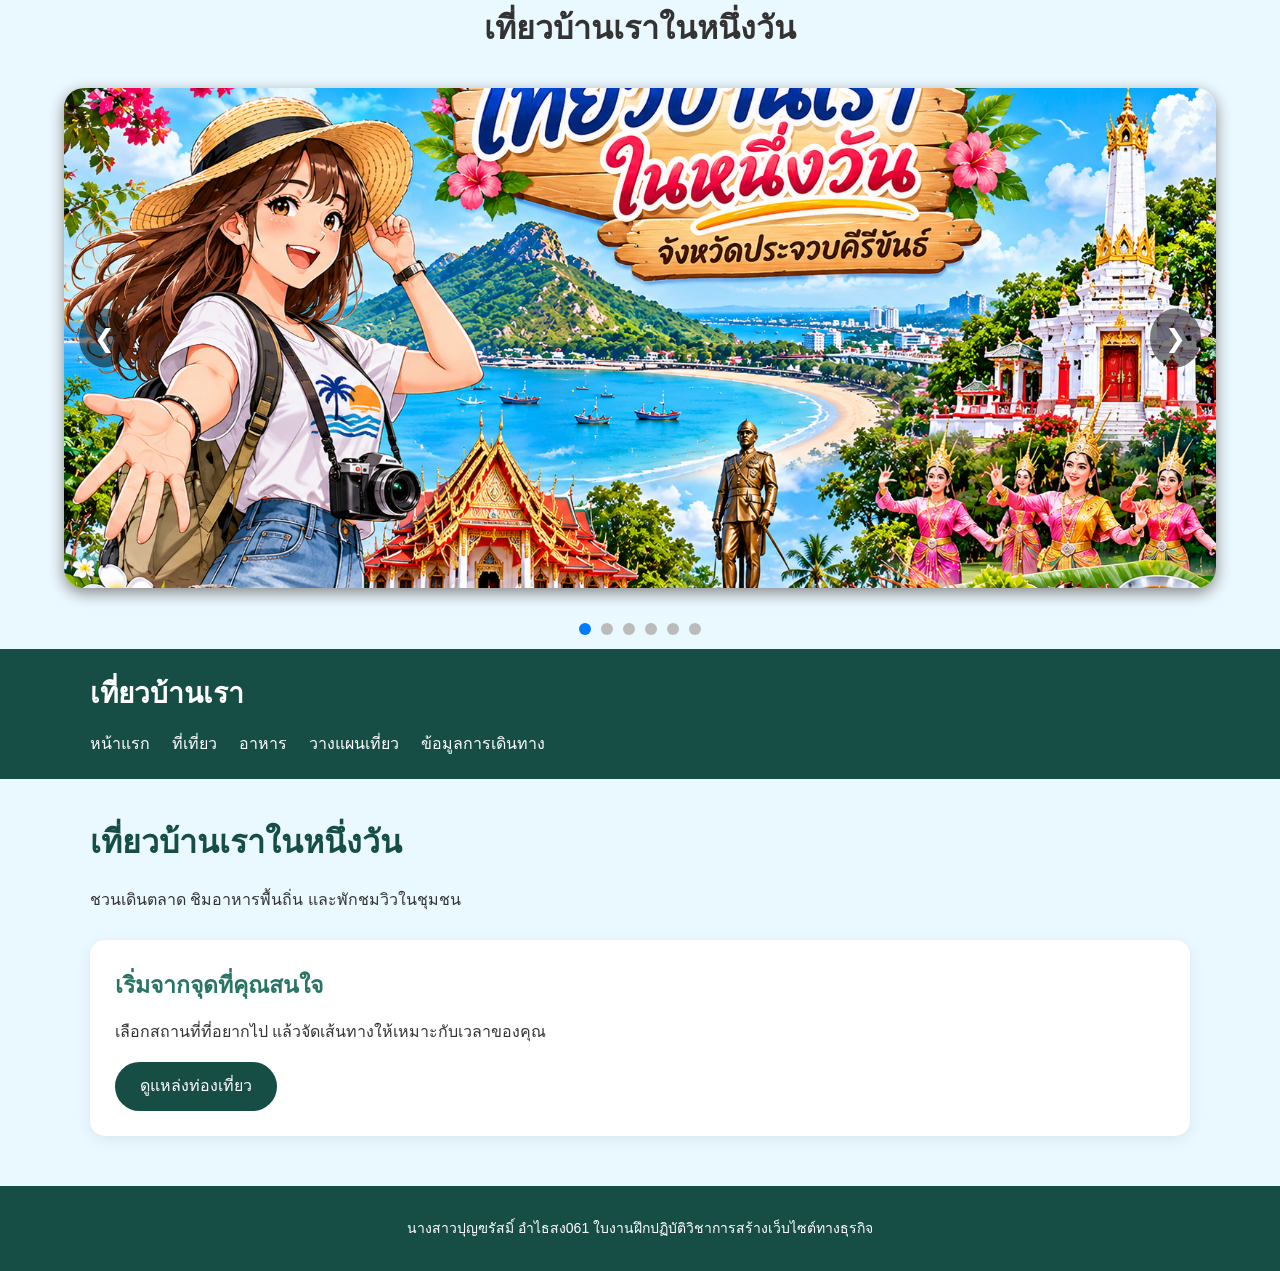
<file: index.html>
<!DOCTYPE html>
<html lang="th">
<head>

    <meta charset="utf-8">
    <meta name="viewport" content="width=device-width, initial-scale=1">

    <title>หน้าแรก | เที่ยวบ้านเรา</title>

    <link rel="stylesheet" href="style.css">

</head>

<!DOCTYPE html>
<html lang="th">
<head>
<meta charset="UTF-8">
<meta name="viewport" content="width=device-width, initial-scale=1.0">
<title>เที่ยวบ้านเรา</title>

<style>
    body {
        margin: 0;
        padding: 0;
        background-color: #eaf8ff;
        font-family: sans-serif;
    }

    .slider {
        width: 90%;
        max-width: 1200px;
        height: 500px;
        margin: 30px auto;
        position: relative;
        overflow: hidden;
        border-radius: 20px;
        box-shadow: 0 5px 15px #888;
    }

    .slides {
        display: flex;
        width: 100%;
        height: 100%;
        transition: transform 0.6s ease;
    }

    .slides img {
        width: 100%;
        height: 100%;
        flex-shrink: 0;
        object-fit: cover;
    }

    .prev, .next {
        position: absolute;
        top: 50%;
        transform: translateY(-50%);
        background: rgba(0,0,0,0.5);
        color: white;
        border: none;
        padding: 15px;
        font-size: 25px;
        cursor: pointer;
        border-radius: 50%;
    }

    .prev {
        left: 15px;
    }

    .next {
        right: 15px;
    }

    .dots {
        text-align: center;
        margin-top: 15px;
    }

    .dot {
        display: inline-block;
        width: 12px;
        height: 12px;
        margin: 5px;
        background: #bbb;
        border-radius: 50%;
        cursor: pointer;
    }

    .dot.active {
        background: #007bff;
    }
</style>
</head>

<body>

<h1 style="text-align:center;">
    เที่ยวบ้านเราในหนึ่งวัน
</h1>

<div class="slider">

    <div class="slides" id="slides">
        <img src="images/pic1.png" alt="ภาพแนะนำการท่องเที่ยว">
        <img src="images/Kaow.jpg" alt="เขาช่องกระจก">
        <img src="images/lukmuang.jpg" alt="ศาลหลักเมือง">
        <img src="images/aomanow.jpg" alt="อ่าวมะนาว">
        <img src="images/KLM.jpg" alt="แหล่งท่องเที่ยว">
        <img src="images/sapanpla.jpg"=alt"ถนนคนเดิน>
    </div>

    <button class="prev" onclick="moveSlide(-1)">❮</button>
    <button class="next" onclick="moveSlide(1)">❯</button>

</div>

<div class="dots" id="dots"></div>

<script>
    let currentSlide = 0;

    const slides = document.getElementById("slides");
    const totalSlides = slides.children.length;
    const dots = document.getElementById("dots");

    // สร้างจุดบอกตำแหน่งภาพ
    for (let i = 0; i < totalSlides; i++) {
        let dot = document.createElement("span");
        dot.className = "dot";
        dot.onclick = function() {
            showSlide(i);
        };
        dots.appendChild(dot);
    }

    function showSlide(index) {
        currentSlide = (index + totalSlides) % totalSlides;

        slides.style.transform =
            "translateX(-" + (currentSlide * 100) + "%)";

        document.querySelectorAll(".dot").forEach((dot, i) => {
            dot.classList.toggle("active", i === currentSlide);
        });
    }

    function moveSlide(step) {
        showSlide(currentSlide + step);
    }

    // เลื่อนภาพอัตโนมัติทุก 4 วินาที
    setInterval(function() {
        moveSlide(1);
    }, 4000);

    showSlide(0);
</script>

</body>
</html>

<body>

<header>

    <p class="site-name">เที่ยวบ้านเรา</p>

    <nav aria-label="เมนูหลัก">

        <ul>
            <li><a href="index.html">หน้าแรก</a></li>
            <li><a href="places.html">ที่เที่ยว</a></li>
            <li><a href="food.html">อาหาร</a></li>
            <li><a href="plan.html">วางแผนเที่ยว</a></li>
            <li><a href="travel.html">ข้อมูลการเดินทาง</a></li>
        </ul>

    </nav>

</header>

<main>

    <h1>เที่ยวบ้านเราในหนึ่งวัน</h1>

    <p>ชวนเดินตลาด ชิมอาหารพื้นถิ่น และพักชมวิวในชุมชน</p>

    <section class="card">

        <h2>เริ่มจากจุดที่คุณสนใจ</h2>

        <p>เลือกสถานที่ที่อยากไป แล้วจัดเส้นทางให้เหมาะกับเวลาของคุณ</p>

        <a class="button" href="places.html">ดูแหล่งท่องเที่ยว</a>

    </section>

</main>

<footer>

    <p>นางสาวปุญฃรัสมิ์ อำไธสง061 ใบงานฝึกปฏิบัติวิชาการสร้างเว็บไซต์ทางธุรกิจ</p>

</footer>

</body>
</html>
</file>
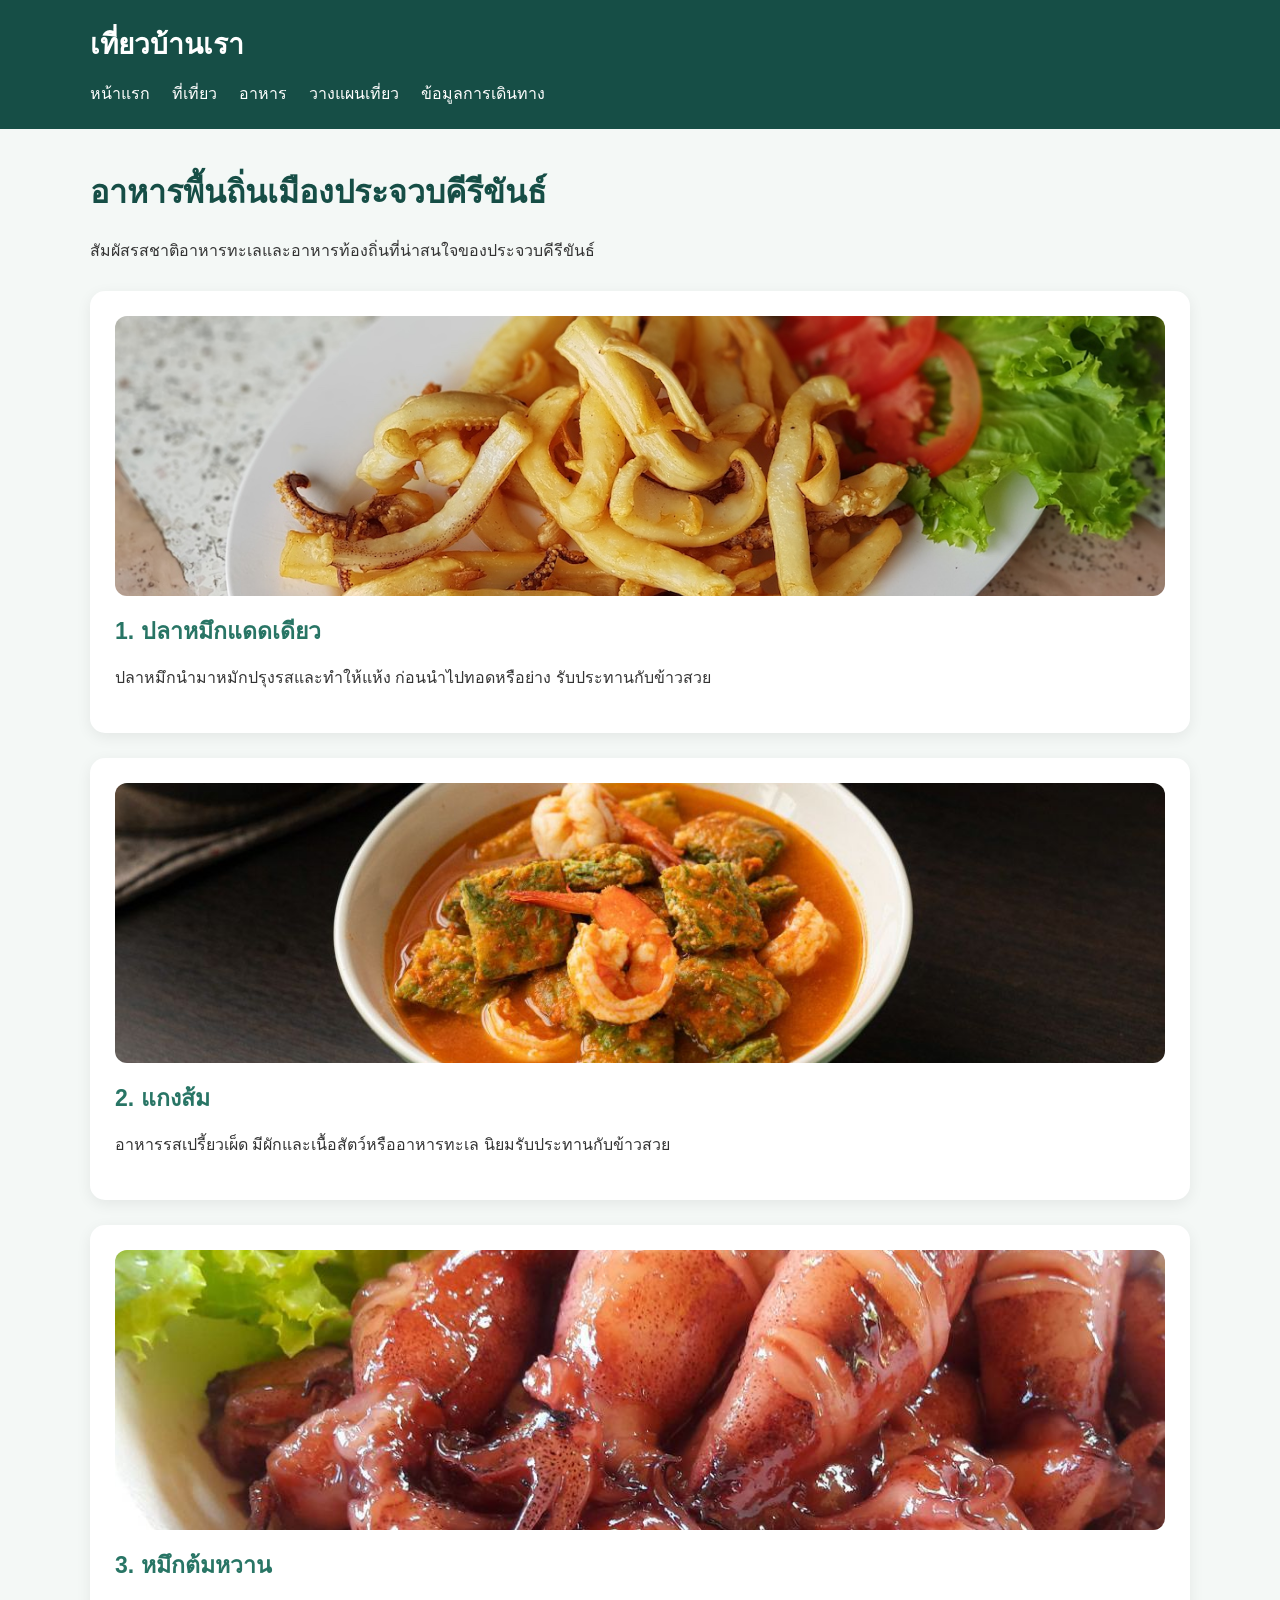
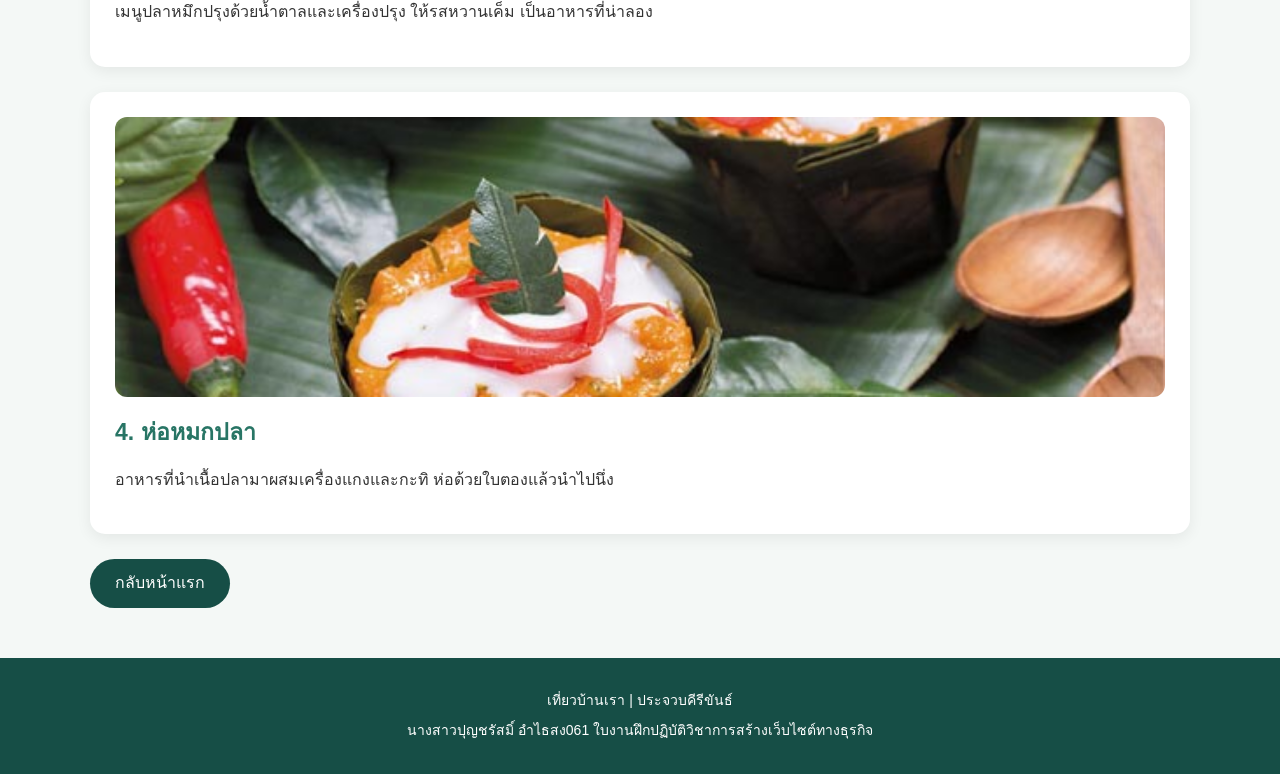
<file: food.html>
<!DOCTYPE html>
<html lang="th">
<head>
<meta charset="utf-8">
<meta name="viewport" content="width=device-width, initial-scale=1">
<title>อาหาร | เที่ยวบ้านเรา</title>
<link rel="stylesheet" href="style.css">
</head>
<body>

<header>
<p class="site-name">เที่ยวบ้านเรา</p>
<nav>
<ul>
<li><a href="index.html">หน้าแรก</a></li>
<li><a href="places.html">ที่เที่ยว</a></li>
<li><a href="food.html">อาหาร</a></li>
<li><a href="plan.html">วางแผนเที่ยว</a></li>
<li><a href="travel.html">ข้อมูลการเดินทาง</a></li>
</ul>
</nav>
</header>

<main>
<h1>อาหารพื้นถิ่นเมืองประจวบคีรีขันธ์</h1>
<p>สัมผัสรสชาติอาหารทะเลและอาหารท้องถิ่นที่น่าสนใจของประจวบคีรีขันธ์</p>

<section class="card">
<img src="images/ปลาหมึกแดดเดียว.jpg" alt="ปลาหมึกแดดเดียว">
<h2>1. ปลาหมึกแดดเดียว</h2>
<p>ปลาหมึกนำมาหมักปรุงรสและทำให้แห้ง ก่อนนำไปทอดหรือย่าง รับประทานกับข้าวสวย</p>
</section>

<section class="card">
<img src="images/แกงส้ม.jpg" alt="แกงส้ม">
<h2>2. แกงส้ม</h2>
<p>อาหารรสเปรี้ยวเผ็ด มีผักและเนื้อสัตว์หรืออาหารทะเล นิยมรับประทานกับข้าวสวย</p>
</section>

<section class="card">
<img src="images/หมึกต้มหวาน.jpg" alt="หมึกต้มหวาน">
<h2>3. หมึกต้มหวาน</h2>
<p>เมนูปลาหมึกปรุงด้วยน้ำตาลและเครื่องปรุง ให้รสหวานเค็ม เป็นอาหารที่น่าลอง</p>
</section>

<section class="card">
<img src="images/ห่อหมกปลาทะเล.jpg" alt="ห่อหมกปลาทะเล">
<h2>4. ห่อหมกปลา</h2>
<p>อาหารที่นำเนื้อปลามาผสมเครื่องแกงและกะทิ ห่อด้วยใบตองแล้วนำไปนึ่ง</p>
</section>

<a class="button" href="index.html">กลับหน้าแรก</a>
</main>

<footer>
<p>เที่ยวบ้านเรา | ประจวบคีรีขันธ์</p>
<p>นางสาวปุญชรัสมิ์ อำไธสง061 ใบงานฝึกปฏิบัติวิชาการสร้างเว็บไซต์ทางธุรกิจ</p>
</footer>

</body>
</html>
</file>
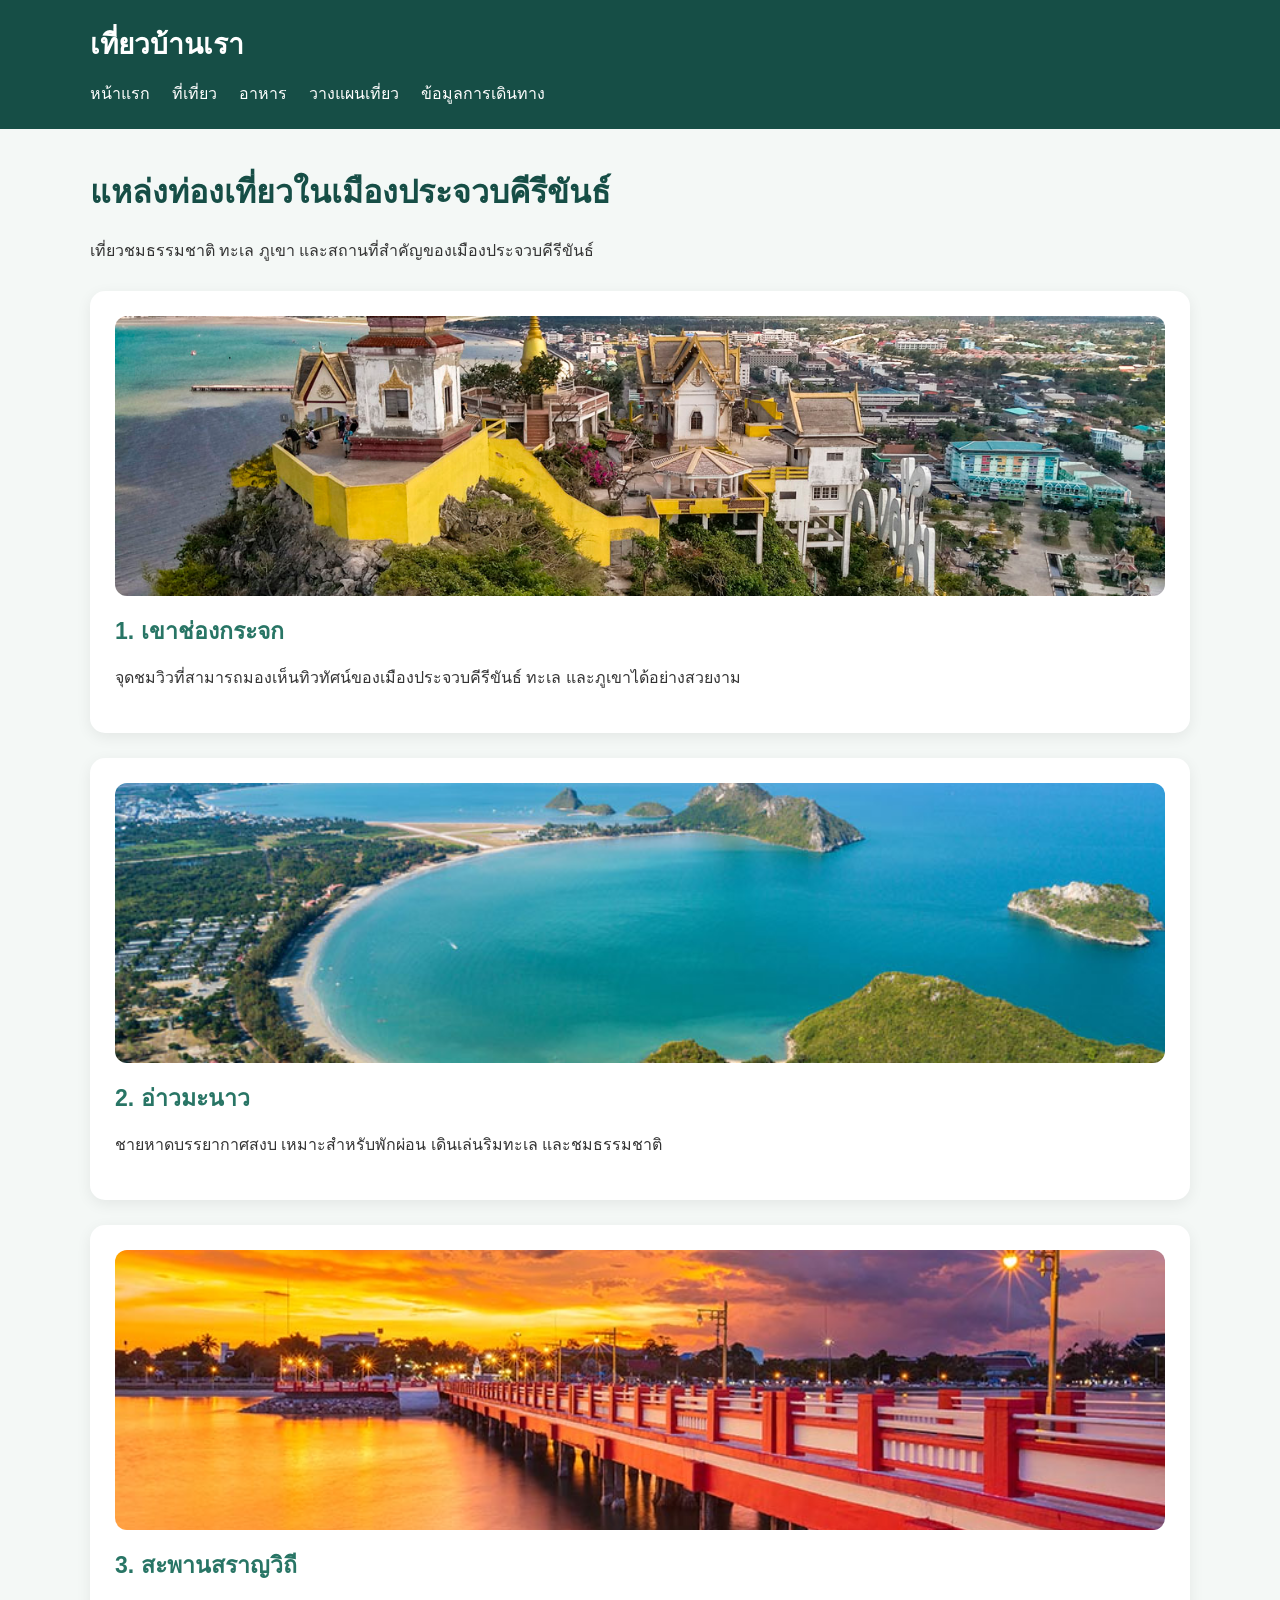
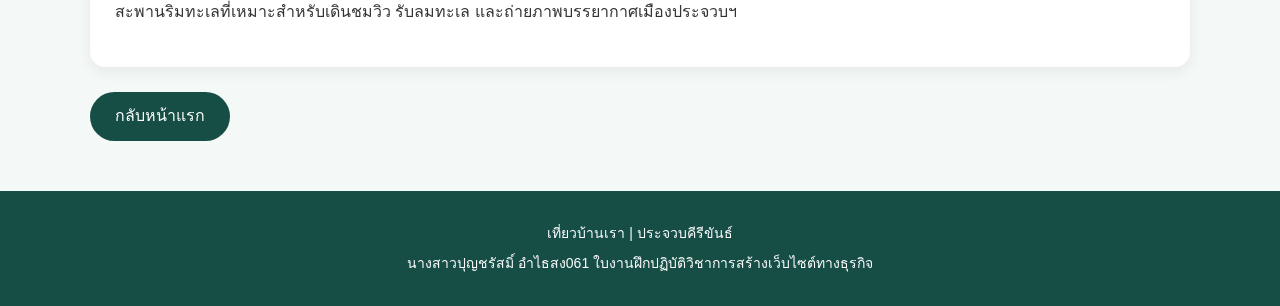
<file: places.html>
<!DOCTYPE html>
<html lang="th">
<head>
<meta charset="utf-8">
<meta name="viewport" content="width=device-width, initial-scale=1">
<title>ที่เที่ยว | เที่ยวบ้านเรา</title>
<link rel="stylesheet" href="style.css">
</head>
<body>

<header>
<p class="site-name">เที่ยวบ้านเรา</p>
<nav>
<ul>
<li><a href="index.html">หน้าแรก</a></li>
<li><a href="places.html">ที่เที่ยว</a></li>
<li><a href="food.html">อาหาร</a></li>
<li><a href="plan.html">วางแผนเที่ยว</a></li>
<li><a href="travel.html">ข้อมูลการเดินทาง</a></li>
</ul>
</nav>
</header>

<main>
<h1>แหล่งท่องเที่ยวในเมืองประจวบคีรีขันธ์</h1>
<p>เที่ยวชมธรรมชาติ ทะเล ภูเขา และสถานที่สำคัญของเมืองประจวบคีรีขันธ์</p>

<section class="card">
<img src="images/เขาช่องกระจก.jpeg" alt="เขาช่องกระจก">
<h2>1. เขาช่องกระจก</h2>
<p>จุดชมวิวที่สามารถมองเห็นทิวทัศน์ของเมืองประจวบคีรีขันธ์ ทะเล และภูเขาได้อย่างสวยงาม</p>
</section>

<section class="card">
<img src="images/อ่าวมะนาว.jpg" alt="อ่าวมะนาว">
<h2>2. อ่าวมะนาว</h2>
<p>ชายหาดบรรยากาศสงบ เหมาะสำหรับพักผ่อน เดินเล่นริมทะเล และชมธรรมชาติ</p>
</section>

<section class="card">
<img src="images/สะพานสราญวิถี.jpg" alt="สะพานสราญวิถี">
<h2>3. สะพานสราญวิถี</h2>
<p>สะพานริมทะเลที่เหมาะสำหรับเดินชมวิว รับลมทะเล และถ่ายภาพบรรยากาศเมืองประจวบฯ</p>
</section>

<a class="button" href="index.html">กลับหน้าแรก</a>
</main>

<footer>
<p>เที่ยวบ้านเรา | ประจวบคีรีขันธ์</p>
<p>นางสาวปุญชรัสมิ์ อำไธสง061 ใบงานฝึกปฏิบัติวิชาการสร้างเว็บไซต์ทางธุรกิจ</p>
</footer>

</body>
</html>
</file>
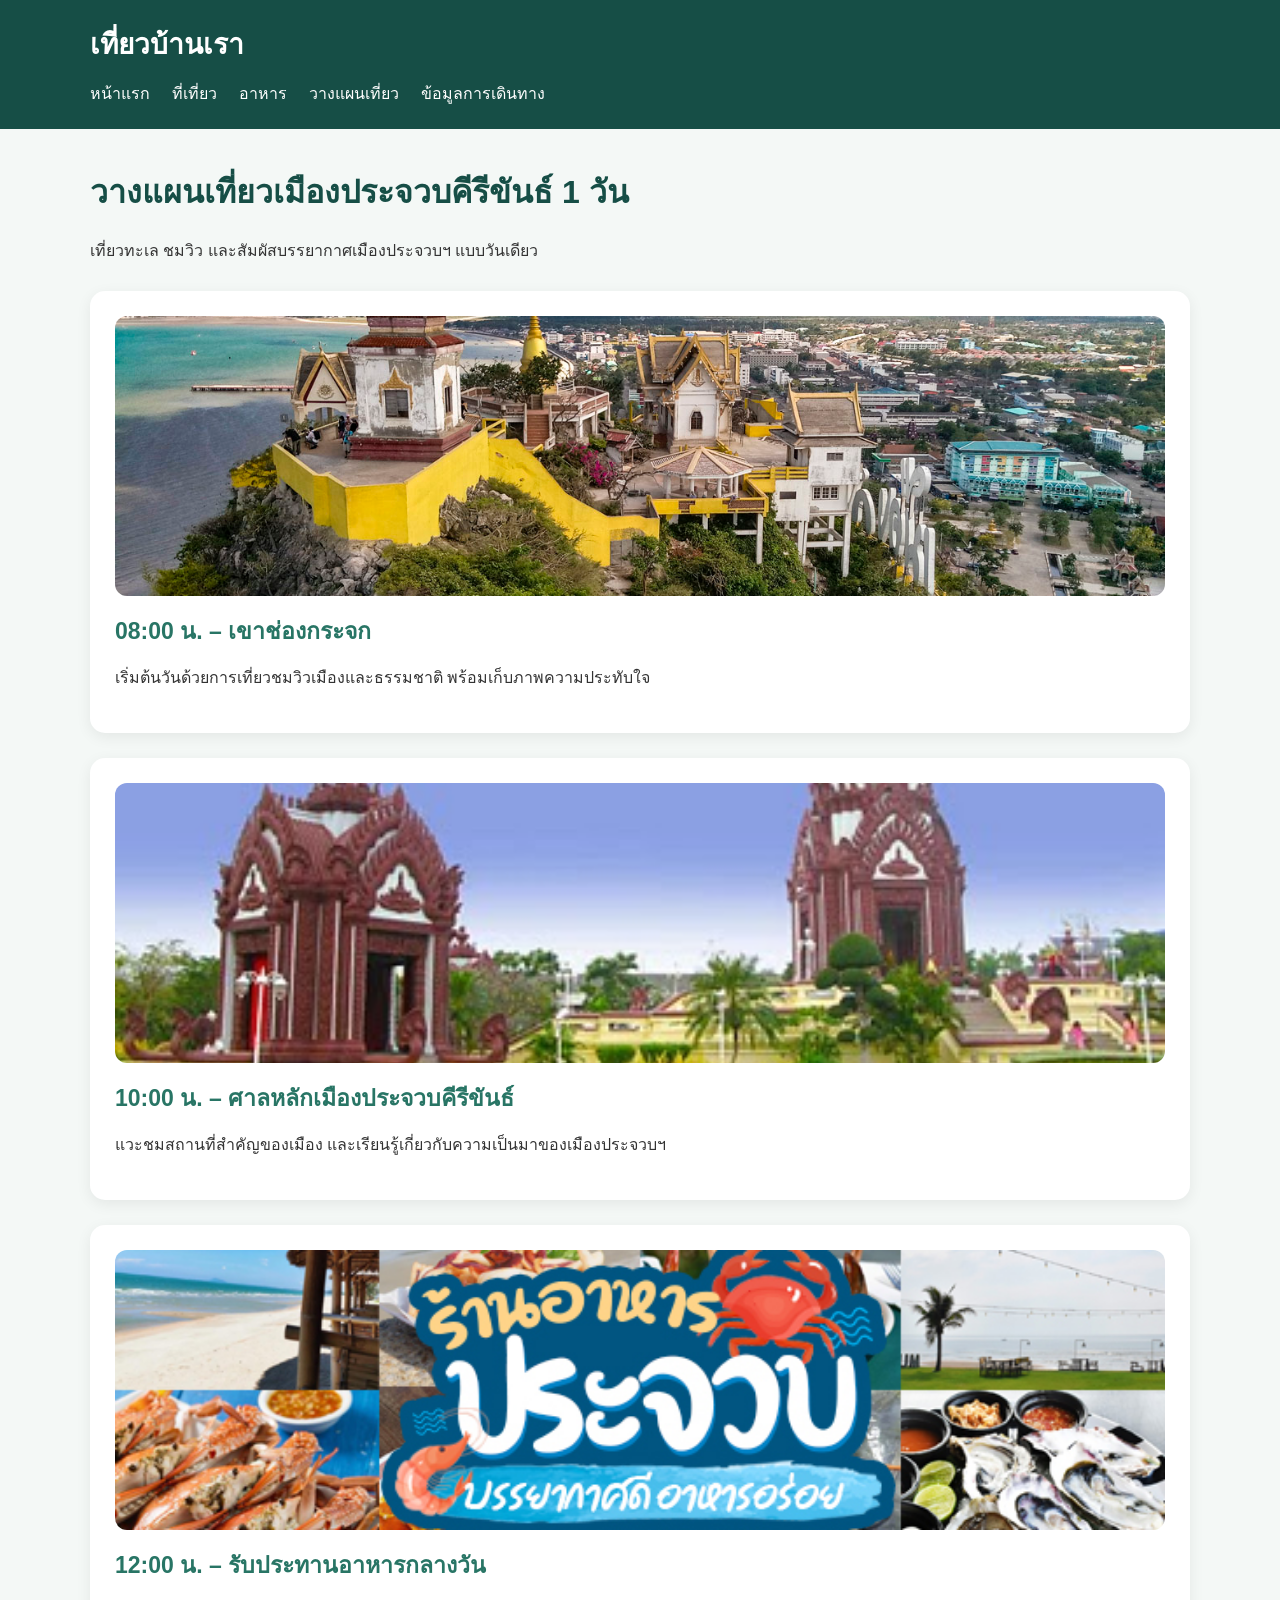
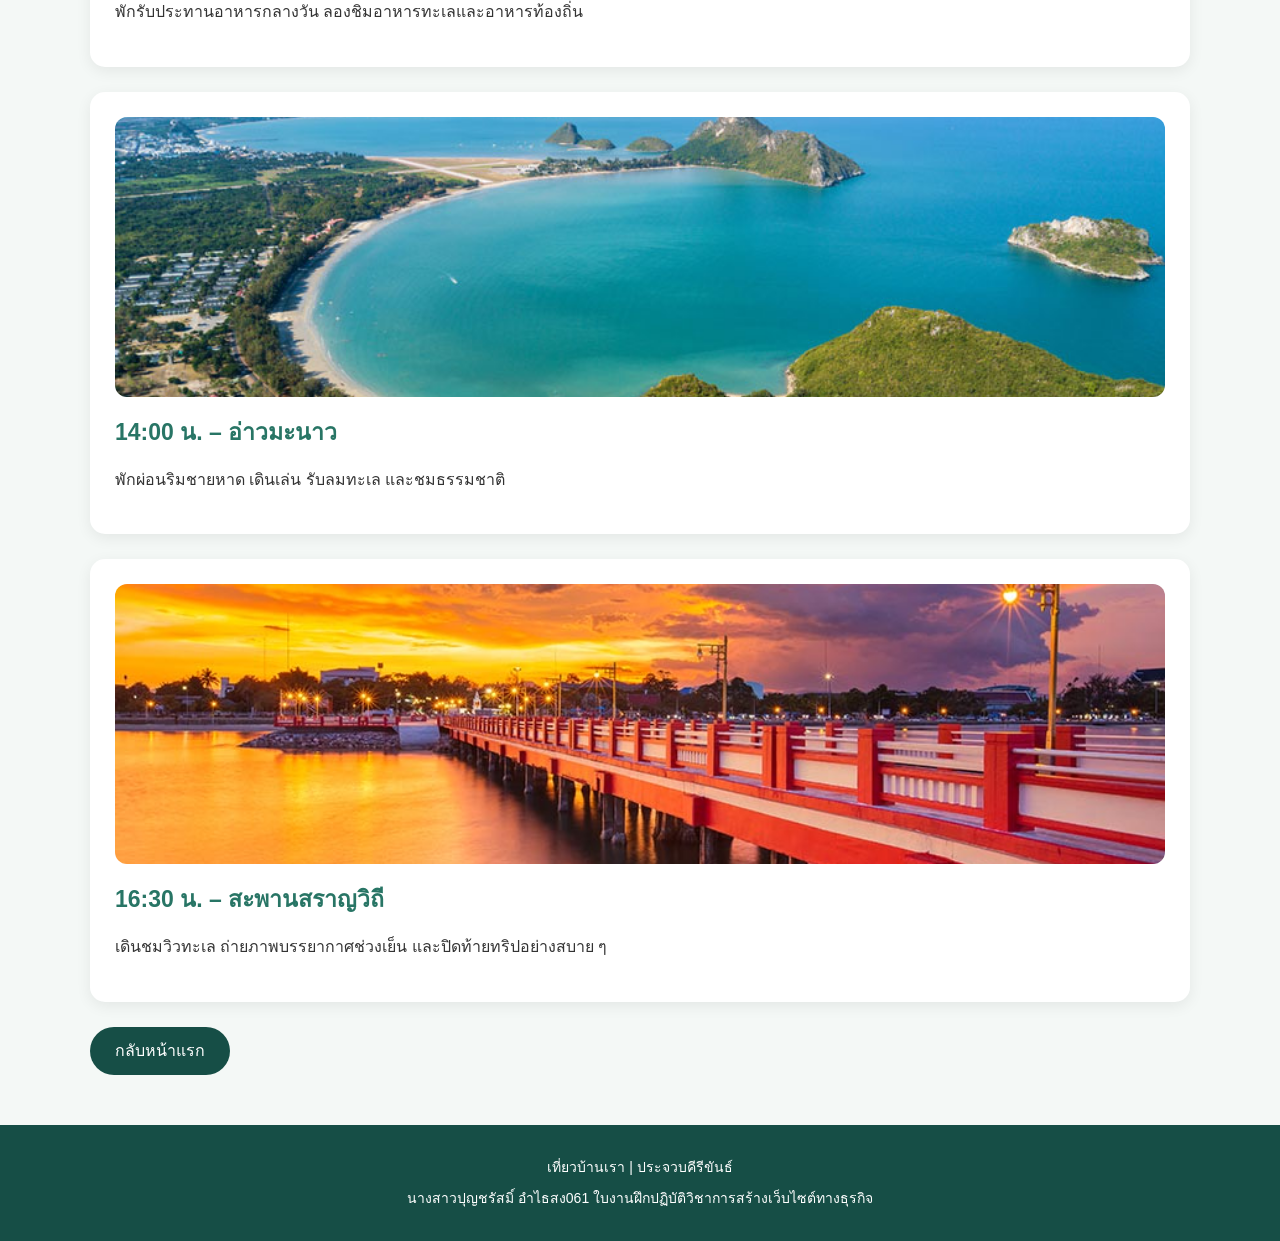
<file: plan.html>
<!DOCTYPE html>
<html lang="th">
<head>
<meta charset="utf-8">
<meta name="viewport" content="width=device-width, initial-scale=1">
<title>วางแผนเที่ยว | เที่ยวบ้านเรา</title>
<link rel="stylesheet" href="style.css">
</head>
<body>

<header>
<p class="site-name">เที่ยวบ้านเรา</p>
<nav>
<ul>
<li><a href="index.html">หน้าแรก</a></li>
<li><a href="places.html">ที่เที่ยว</a></li>
<li><a href="food.html">อาหาร</a></li>
<li><a href="plan.html">วางแผนเที่ยว</a></li>
<li><a href="travel.html">ข้อมูลการเดินทาง</a></li>
</ul>
</nav>
</header>

<main>
<h1>วางแผนเที่ยวเมืองประจวบคีรีขันธ์ 1 วัน</h1>
<p>เที่ยวทะเล ชมวิว และสัมผัสบรรยากาศเมืองประจวบฯ แบบวันเดียว</p>

<section class="card">
<img src="images/เขาช่องกระจก.jpeg" alt="เขาช่องกระจกในช่วงเช้า">
<h2>08:00 น. – เขาช่องกระจก</h2>
<p>เริ่มต้นวันด้วยการเที่ยวชมวิวเมืองและธรรมชาติ พร้อมเก็บภาพความประทับใจ</p>
</section>

<section class="card">
<img src="images/ศาลหลักเมืองประจวบคีรีขันธ์.jpg" alt="ศาลหลักเมืองประจวบคีรีขันธ์">
<h2>10:00 น. – ศาลหลักเมืองประจวบคีรีขันธ์</h2>
<p>แวะชมสถานที่สำคัญของเมือง และเรียนรู้เกี่ยวกับความเป็นมาของเมืองประจวบฯ</p>
</section>

<section class="card">
<img src="images/อาหารทะเลสำหรับมื้อกลางวัน.jpg" alt="อาหารทะเลสำหรับมื้อกลางวัน">
<h2>12:00 น. – รับประทานอาหารกลางวัน</h2>
<p>พักรับประทานอาหารกลางวัน ลองชิมอาหารทะเลและอาหารท้องถิ่น</p>
</section>

<section class="card">
<img src="images/อ่าวมะนาว.jpg" alt="ชายหาดอ่าวมะนาว">
<h2>14:00 น. – อ่าวมะนาว</h2>
<p>พักผ่อนริมชายหาด เดินเล่น รับลมทะเล และชมธรรมชาติ</p>
</section>

<section class="card">
<img src="images/สะพานสราญวิถี.jpg" alt="สะพานสราญวิถีช่วงเย็น">
<h2>16:30 น. – สะพานสราญวิถี</h2>
<p>เดินชมวิวทะเล ถ่ายภาพบรรยากาศช่วงเย็น และปิดท้ายทริปอย่างสบาย ๆ</p>
</section>

<a class="button" href="index.html">กลับหน้าแรก</a>
</main>

<footer>
<p>เที่ยวบ้านเรา | ประจวบคีรีขันธ์</p>
<p>นางสาวปุญชรัสมิ์ อำไธสง061 ใบงานฝึกปฏิบัติวิชาการสร้างเว็บไซต์ทางธุรกิจ</p>
</footer>

</body>
</html>
</file>
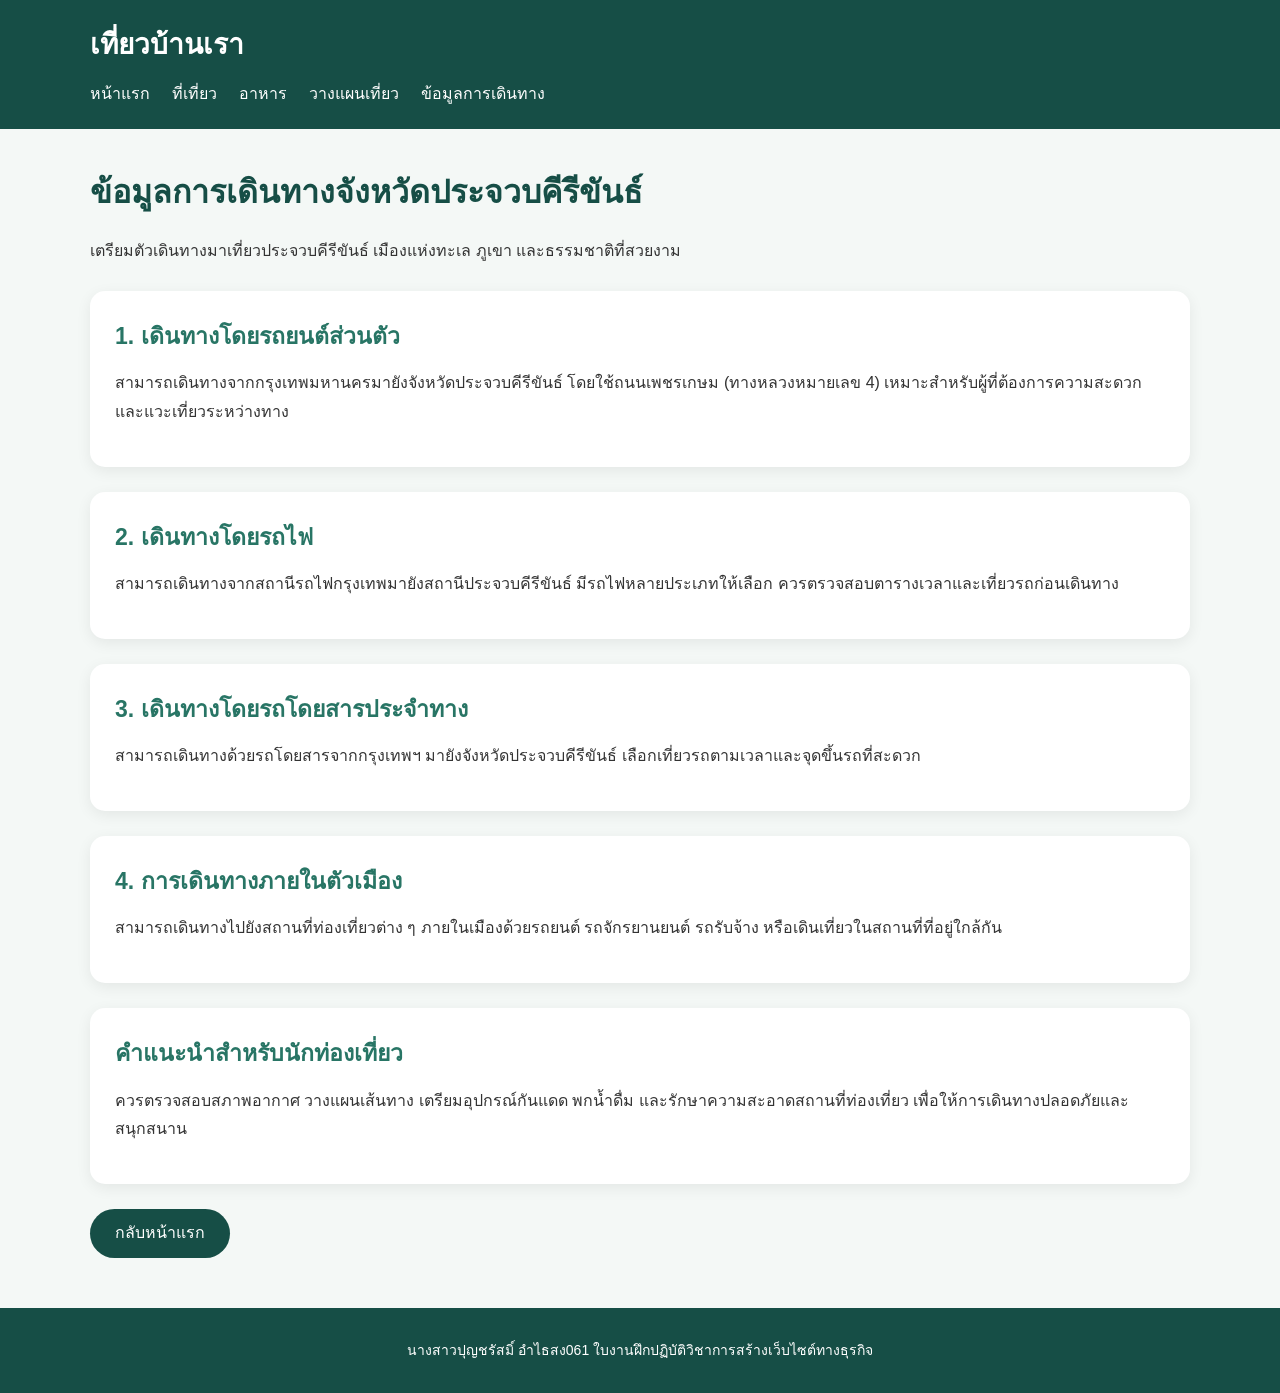
<file: travel.html>
<!DOCTYPE html>
<html lang="th">
<head>

    <meta charset="utf-8">
    <meta name="viewport" content="width=device-width, initial-scale=1">

    <title>ข้อมูลการเดินทาง | เที่ยวบ้านเรา</title>

    <link rel="stylesheet" href="style.css">

</head>

<body>

<header>

    <p class="site-name">เที่ยวบ้านเรา</p>

    <nav aria-label="เมนูหลัก">

        <ul>
            <li><a href="index.html">หน้าแรก</a></li>
            <li><a href="places.html">ที่เที่ยว</a></li>
            <li><a href="food.html">อาหาร</a></li>
            <li><a href="plan.html">วางแผนเที่ยว</a></li>
            <li><a href="travel.html">ข้อมูลการเดินทาง</a></li>
        </ul>

    </nav>

</header>

<main>

    <h1>ข้อมูลการเดินทางจังหวัดประจวบคีรีขันธ์</h1>

    <p>เตรียมตัวเดินทางมาเที่ยวประจวบคีรีขันธ์ เมืองแห่งทะเล ภูเขา และธรรมชาติที่สวยงาม</p>

    <section class="card">

        <h2>1. เดินทางโดยรถยนต์ส่วนตัว</h2>

        <p>สามารถเดินทางจากกรุงเทพมหานครมายังจังหวัดประจวบคีรีขันธ์ โดยใช้ถนนเพชรเกษม (ทางหลวงหมายเลข 4) เหมาะสำหรับผู้ที่ต้องการความสะดวกและแวะเที่ยวระหว่างทาง</p>

    </section>

    <section class="card">

        <h2>2. เดินทางโดยรถไฟ</h2>

        <p>สามารถเดินทางจากสถานีรถไฟกรุงเทพมายังสถานีประจวบคีรีขันธ์ มีรถไฟหลายประเภทให้เลือก ควรตรวจสอบตารางเวลาและเที่ยวรถก่อนเดินทาง</p>

    </section>

    <section class="card">

        <h2>3. เดินทางโดยรถโดยสารประจำทาง</h2>

        <p>สามารถเดินทางด้วยรถโดยสารจากกรุงเทพฯ มายังจังหวัดประจวบคีรีขันธ์ เลือกเที่ยวรถตามเวลาและจุดขึ้นรถที่สะดวก</p>

    </section>

    <section class="card">

        <h2>4. การเดินทางภายในตัวเมือง</h2>

        <p>สามารถเดินทางไปยังสถานที่ท่องเที่ยวต่าง ๆ ภายในเมืองด้วยรถยนต์ รถจักรยานยนต์ รถรับจ้าง หรือเดินเที่ยวในสถานที่ที่อยู่ใกล้กัน</p>

    </section>

    <section class="card">

        <h2>คำแนะนำสำหรับนักท่องเที่ยว</h2>

        <p>ควรตรวจสอบสภาพอากาศ วางแผนเส้นทาง เตรียมอุปกรณ์กันแดด พกน้ำดื่ม และรักษาความสะอาดสถานที่ท่องเที่ยว เพื่อให้การเดินทางปลอดภัยและสนุกสนาน</p>

    </section>

    <p>
        <a class="button" href="index.html">กลับหน้าแรก</a>
    </p>

</main>

<footer>

    <p>นางสาวปุญชรัสมิ์ อำไธสง061 ใบงานฝึกปฏิบัติวิชาการสร้างเว็บไซต์ทางธุรกิจ</p>

</footer>

</body>
</html>
</file>
<file: style.css>
/* =================================
   เว็บไซต์เที่ยวบ้านเรา
   Prachuap Khiri Khan
================================= */

/* ตั้งค่าทั้งเว็บไซต์ */
* {
    margin: 0;
    padding: 0;
    box-sizing: border-box;
}

body {
    font-family: Tahoma, Arial, sans-serif;
    background-color: #f4f8f6;
    color: #333333;
    line-height: 1.8;
}

/* =================================
   HEADER
================================= */

header {
    background-color: #164e46;
    color: white;
    padding: 20px 7%;
}

.site-name {
    font-size: 28px;
    font-weight: bold;
    margin-bottom: 10px;
}

/* เมนูนำทาง */
nav ul {
    display: flex;
    flex-wrap: wrap;
    gap: 22px;
    list-style: none;
}

nav a {
    color: white;
    text-decoration: none;
    font-size: 16px;
    transition: 0.3s;
}

nav a:hover {
    color: #f2bd72;
}

/* =================================
   MAIN CONTENT
================================= */

main {
    width: 90%;
    max-width: 1100px;
    margin: 35px auto;
}

main h1 {
    color: #164e46;
    font-size: 32px;
    margin-bottom: 15px;
}

main h2 {
    color: #287565;
    font-size: 23px;
    margin-bottom: 12px;
}

main p {
    margin-bottom: 15px;
}

/* =================================
   CONTENT CARD
================================= */

.card {
    background-color: white;
    padding: 25px;
    margin: 25px 0;
    border-radius: 15px;
    box-shadow: 0 4px 15px rgba(0, 0, 0, 0.07);
    transition: 0.3s;
}

.card:hover {
    transform: translateY(-3px);
    box-shadow: 0 8px 20px rgba(0, 0, 0, 0.10);
}

/* รูปภาพในการ์ด */
.card img {
    width: 100%;
    height: 280px;
    object-fit: cover;
    border-radius: 12px;
    margin-bottom: 15px;
}

/* =================================
   BUTTON
================================= */

.button {
    display: inline-block;
    background-color: #164e46;
    color: white;
    text-decoration: none;
    padding: 10px 25px;
    border-radius: 30px;
    transition: 0.3s;
}

.button:hover {
    background-color: #287565;
    transform: translateY(-2px);
}

/* =================================
   FOOTER
================================= */

footer {
    background-color: #164e46;
    color: white;
    text-align: center;
    padding: 25px 15px;
    margin-top: 50px;
}

footer p {
    margin: 5px 0;
    font-size: 14px;
}

/* =================================
   RESPONSIVE MOBILE
================================= */

@media screen and (max-width: 600px) {

    header {
        padding: 15px 5%;
    }

    .site-name {
        font-size: 23px;
    }

    nav ul {
        gap: 12px;
    }

    nav a {
        font-size: 14px;
    }

    main {
        width: 92%;
        margin: 25px auto;
    }

    main h1 {
        font-size: 25px;
    }

    main h2 {
        font-size: 20px;
    }

    .card {
        padding: 17px;
    }

    .card img {
        height: 220px;
    }

    footer p {
        font-size: 12px;
    }
}
.card img {
    width: 100%;
    height: 280px;
    object-fit: cover;
    border-radius: 12px;
    margin-bottom: 15px;
    display: block;
}

@media screen and (max-width: 600px) {
    .card img {
        height: 220px;
    }
}
</file>
